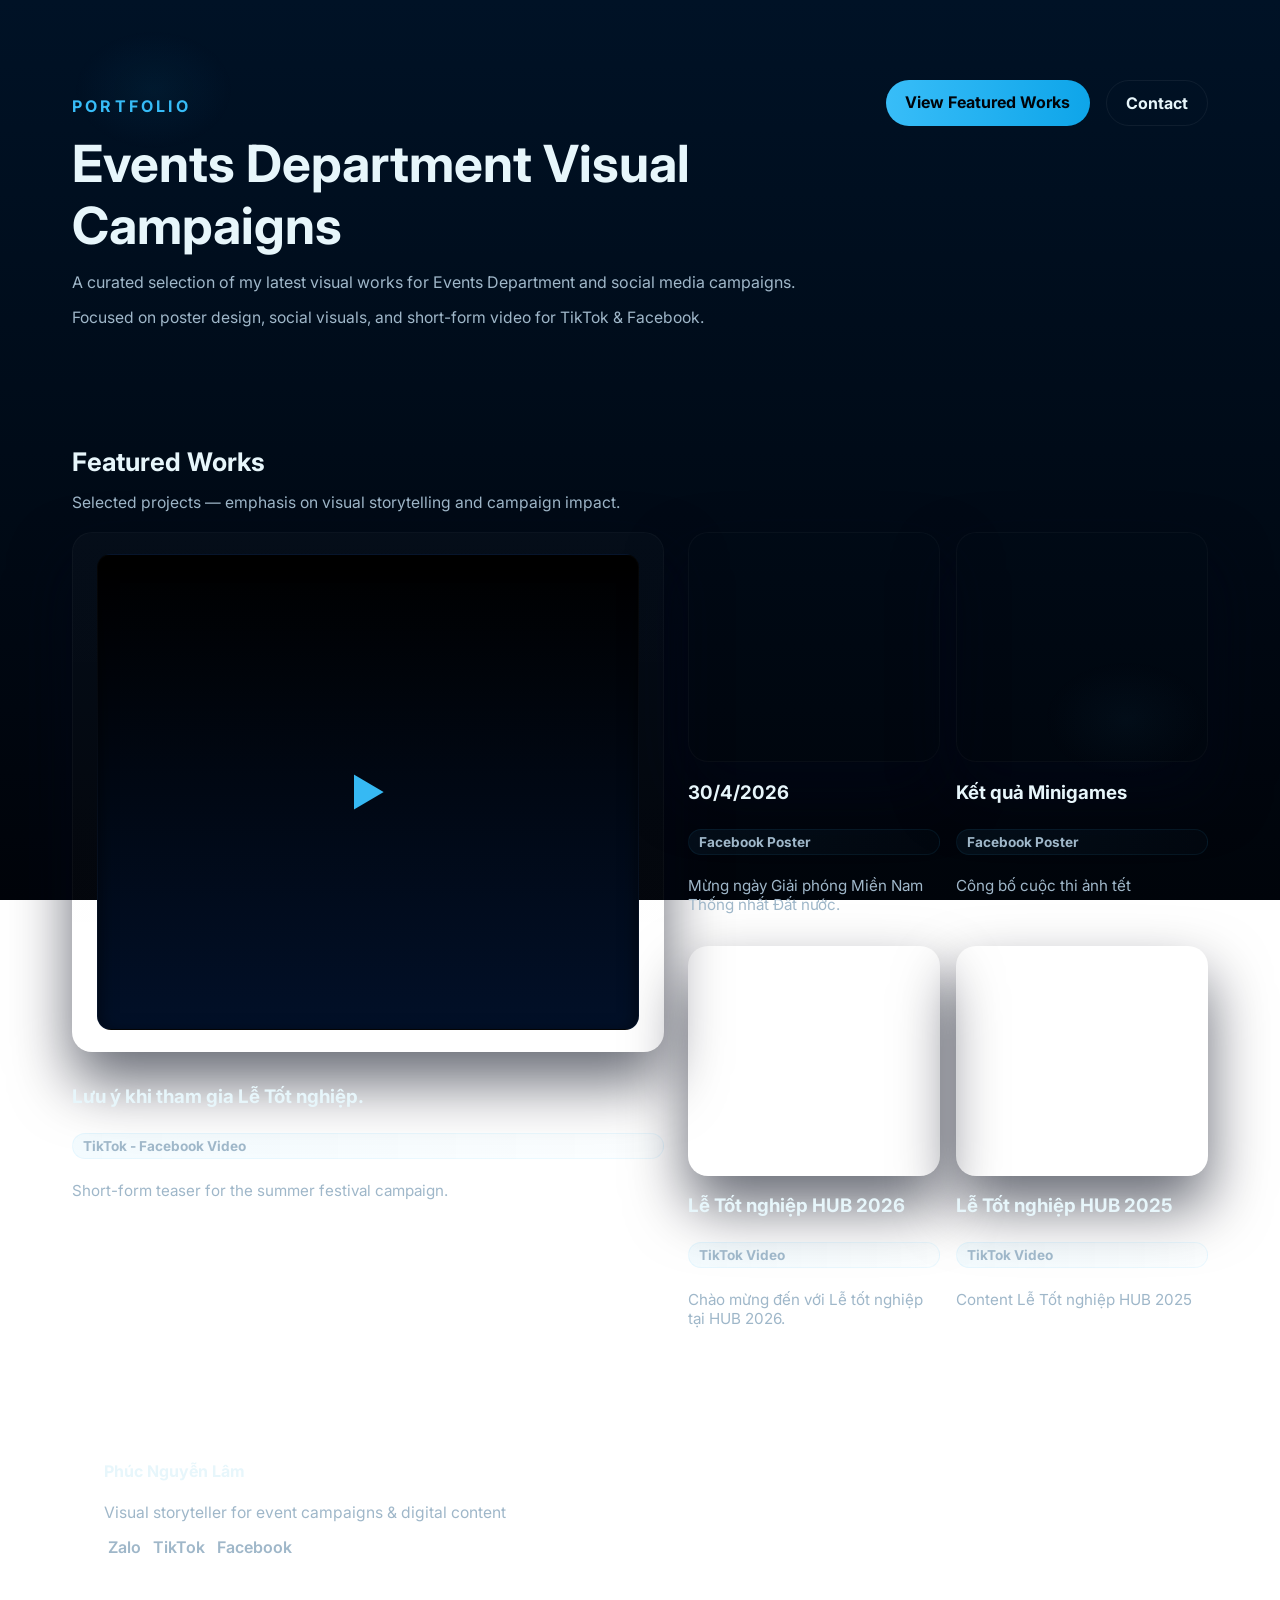
<file: event.html>
<!DOCTYPE html>
<html lang="en">
<head>
  <meta charset="utf-8" />
  <meta name="viewport" content="width=device-width,initial-scale=1" />
  <title>ED. Visual Campaigns</title>
  <meta name="description" content="A curated portfolio of visual campaigns for events: posters, social content, and short-form video." />
  <link rel="preconnect" href="https://fonts.googleapis.com">
  <link rel="preconnect" href="https://fonts.gstatic.com" crossorigin>
  <link href="https://fonts.googleapis.com/css2?family=Inter:wght@400;600;700;800&family=Poppins:wght@500;700&display=swap" rel="stylesheet">
  <link rel="stylesheet" href="event.css">
</head>
<body>
  <main class="shell">
    <header class="hero">
      <div class="hero-inner">
        <div class="hero-text">
          <p class="eyebrow">Portfolio</p>
          <h1>Events Department Visual Campaigns</h1>
          <p class="sub">A curated selection of my latest visual works for Events Department and social media campaigns.</p>
          <p class="muted">Focused on poster design, social visuals, and short-form video for TikTok & Facebook.</p>
        </div>
        <nav class="hero-links">
          <a href="#works" class="btn">View Featured Works</a>
          <a href="#contact" class="btn ghost">Contact</a>
        </nav>
      </div>
    </header>

    <section id="works" class="section works">
      <div class="section-head">
        <h2>Featured Works</h2>
        <p class="muted">Selected projects — emphasis on visual storytelling and campaign impact.</p>
      </div>

      <div class="works-grid">
        <article class="work-tiktok card">
          <div class="media media-video" role="button" tabindex="0" data-type="video" data-title="Festival Teaser" data-desc="TikTok Teaser — fast cuts, punchy LUT, event highlights">
            <div class="video-placeholder">
              <div class="play">▶</div>
            </div>
          </div>
          <div class="meta">
            <h3>Lưu ý khi tham gia Lễ Tốt nghiệp.</h3>
            <span class="chip">TikTok - Facebook Video</span>
            <p class="desc">Short-form teaser for the summer festival campaign.</p>
          </div>
        </article>

        <div class="posters-grid">
          <article class="poster card" data-type="image" data-title="Night Market" data-desc="Facebook Poster — neon palette, bold typography">
            <div class="media media-image" style="background-image:url('https://www.facebook.com/photo?fbid=1387517373403625&set=a.459915209497184')"></div>
            <div class="meta">
              <h3>30/4/2026</h3>
              <span class="chip">Facebook Poster</span>
              <p class="desc">Mừng ngày Giải phóng Miền Nam Thống nhất Đất nước.</p>
            </div>
          </article>

          <article class="poster card" data-type="image" data-title="Launch Gala" data-desc="Facebook Poster — elegant, premium treatment">
            <div class="media media-image" style="background-image:url('https://www.facebook.com/photo?fbid=1387517373403625&set=a.459915209497184')"></div>
            <div class="meta">
              <h3>Kết quả Minigames</h3>
              <span class="chip">Facebook Poster</span>
              <p class="desc">Công bố cuộc thi ảnh tết</p>
            </div>
          </article>

          <article class="poster card" data-type="image" data-title="Street Fair" data-desc="Facebook Poster — playful, colorful composition">
            <div class="media media-image" style="background-image:url('https://www.facebook.com/photo?fbid=1387517373403625&set=a.459915209497184')"></div>
            <div class="meta">
              <h3>Lễ Tốt nghiệp HUB 2026</h3>
              <span class="chip">TikTok Video</span>
              <p class="desc">Chào mừng đến với Lễ tốt nghiệp tại HUB 2026.</p>
            </div>
          </article>

          <article class="poster card" data-type="image" data-title="Design Summit" data-desc="Facebook Poster — editorial, bold typography">
            <div class="media media-image" style="background-image:url('https://www.facebook.com/photo?fbid=1387517373403625&set=a.459915209497184')"></div>
            <div class="meta">
              <h3>Lễ Tốt nghiệp HUB 2025</h3>
              <span class="chip">TikTok Video</span>
              <p class="desc">Content Lễ Tốt nghiệp HUB 2025</p>
            </div>
          </article>
        </div>
      </div>
    </section>

    <footer id="contact" class="footer">
      <div class="footer-inner">
        <div>
          <h4>Phúc Nguyễn Lâm</h4>
          <p class="muted">Visual storyteller for event campaigns & digital content</p>
        </div>
        <div class="links">
          <a href="https://zalo.me/0397237413" class="link">Zalo</a>
          <a href="https://www.tiktok.com/@phuccnguyennlaam" class="link">TikTok</a>
          <a href="https://www.facebook.com/phucnguyenlam1511207" class="link">Facebook</a>
        </div>
      </div>
    </footer>
  </main>

  <div id="modal" class="modal" aria-hidden="true">
    <div class="modal-inner" role="dialog" aria-modal="true" aria-labelledby="modal-title">
      <button id="modal-close" class="modal-close" aria-label="Close">✕</button>
      <div id="modal-body" class="modal-body"></div>
    </div>
  </div>

  <script>
    // Basic modal & animation JS
    const modal = document.getElementById('modal');
    const modalBody = document.getElementById('modal-body');
    const closeBtn = document.getElementById('modal-close');

    function openModal(type, title, desc, src) {
      modalBody.innerHTML = '';
      if (type === 'video') {
        const v = document.createElement('div');
        v.className = 'video-embed';
        v.innerHTML = '<div class="video-placeholder large"><div class="play">▶</div></div>';
        modalBody.appendChild(v);
      } else {
        const img = document.createElement('div');
        img.className = 'image-embed';
        img.style.backgroundImage = `url(${src})`;
        modalBody.appendChild(img);
      }
      modal.setAttribute('aria-hidden','false');
      modal.classList.add('open');
    }

    function closeModal() {
      modal.setAttribute('aria-hidden','true');
      modal.classList.remove('open');
      modalBody.innerHTML = '';
    }

    closeBtn.addEventListener('click', closeModal);
    modal.addEventListener('click', (e) => { if (e.target === modal) closeModal(); });

    document.querySelectorAll('[data-type]').forEach(el => {
      el.addEventListener('click', () => {
        const type = el.getAttribute('data-type');
        const title = el.getAttribute('data-title');
        const desc = el.getAttribute('data-desc');
        let src = '';
        const media = el.querySelector('.media');
        if (media && media.style && media.style.backgroundImage) src = media.style.backgroundImage.slice(5, -2);
        openModal(type, title, desc, src);
      });
      el.addEventListener('keydown', (e) => { if (e.key === 'Enter') el.click(); });
    });

    // Simple fade-in on scroll
    const io = new IntersectionObserver((entries) => {
      entries.forEach(entry => {
        if (entry.isIntersecting) entry.target.classList.add('reveal');
      });
    }, { threshold: 0.18 });

    document.querySelectorAll('.card, .section-head, .case-card').forEach(el => io.observe(el));
  </script>
</body>
</html>
</file>
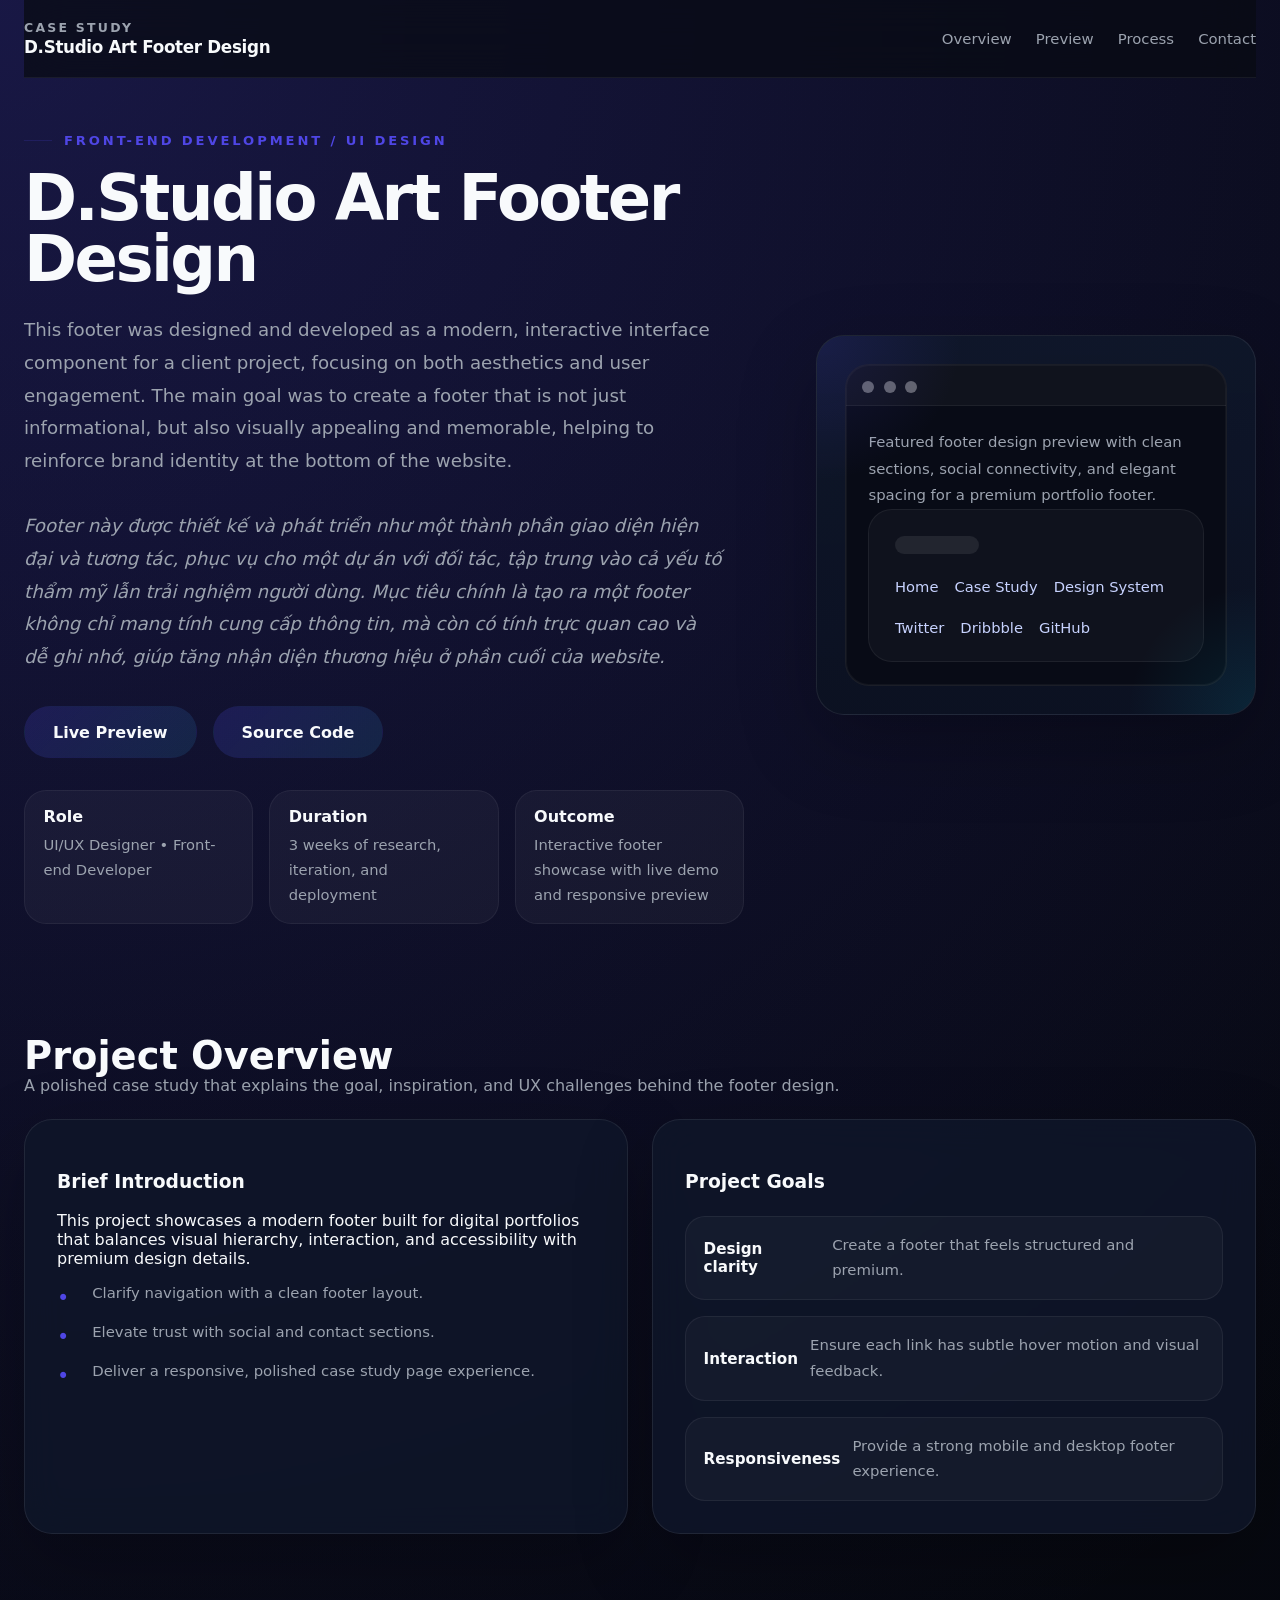
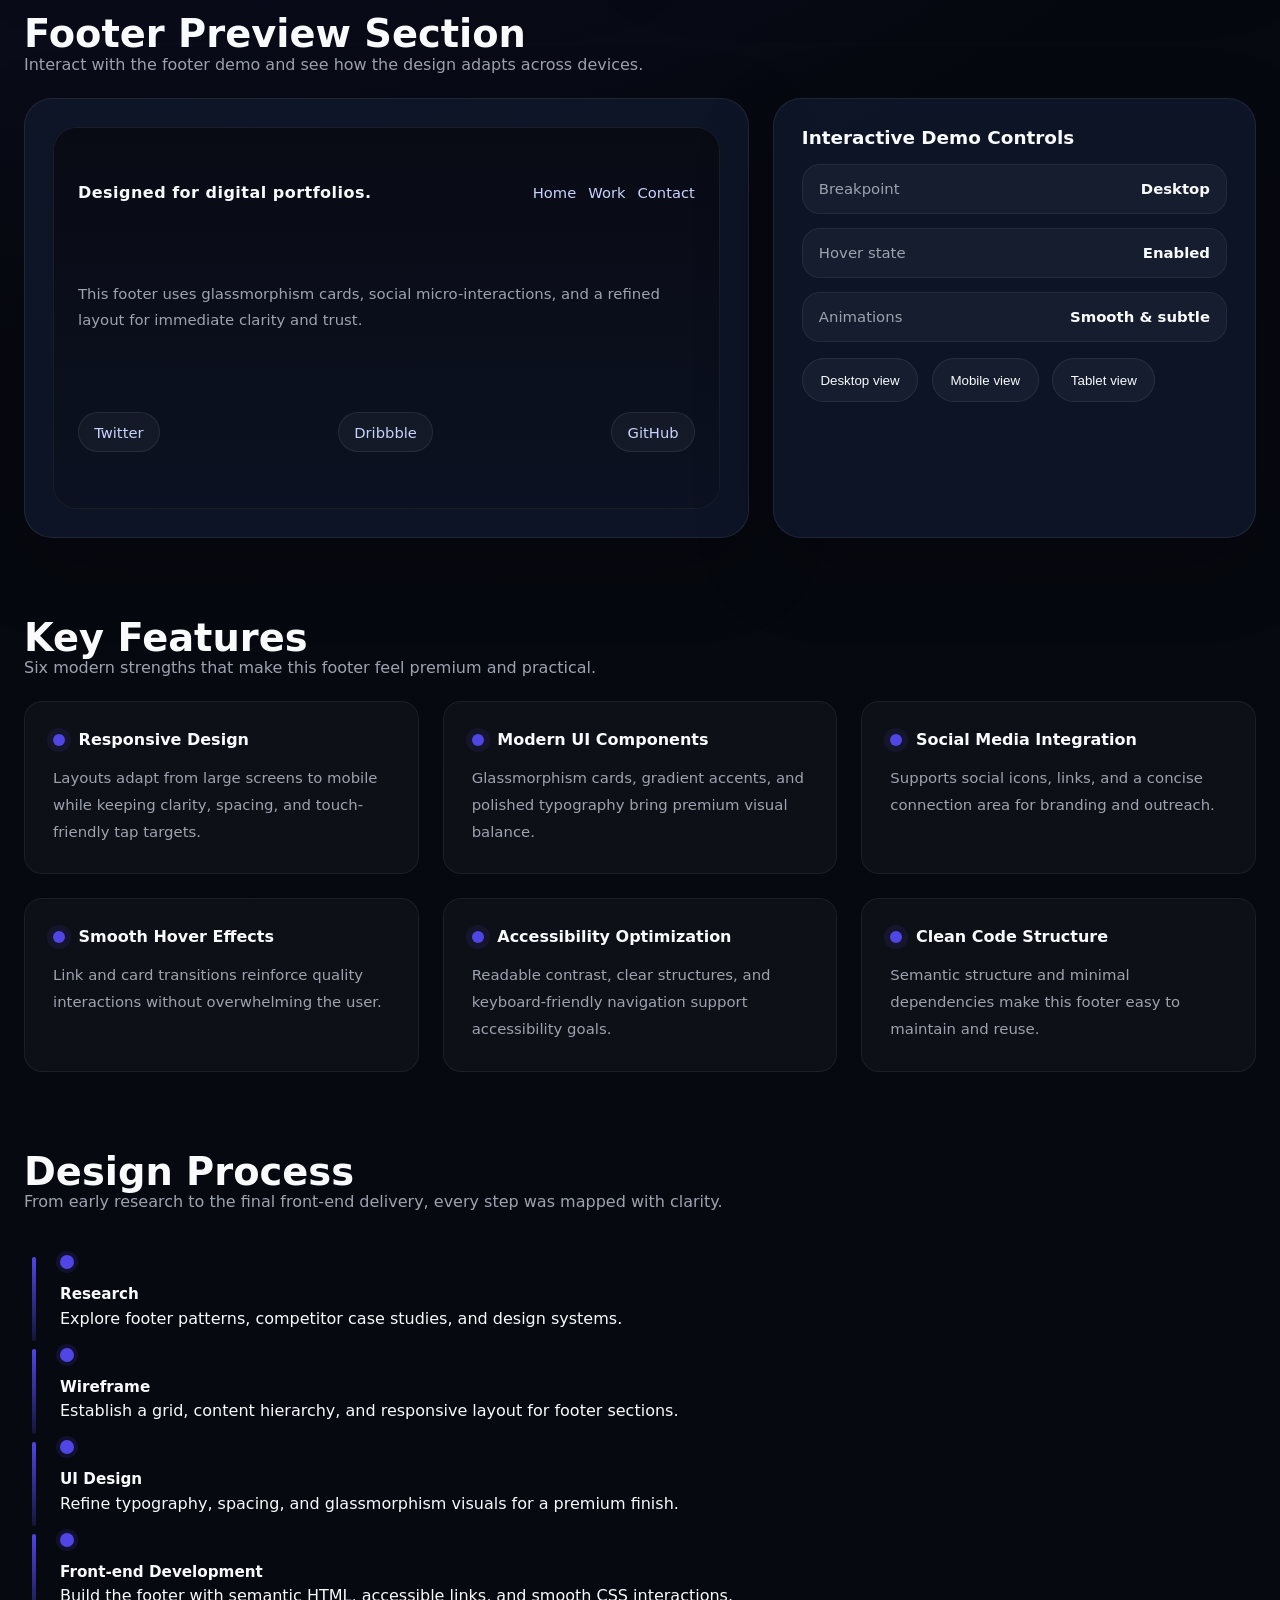
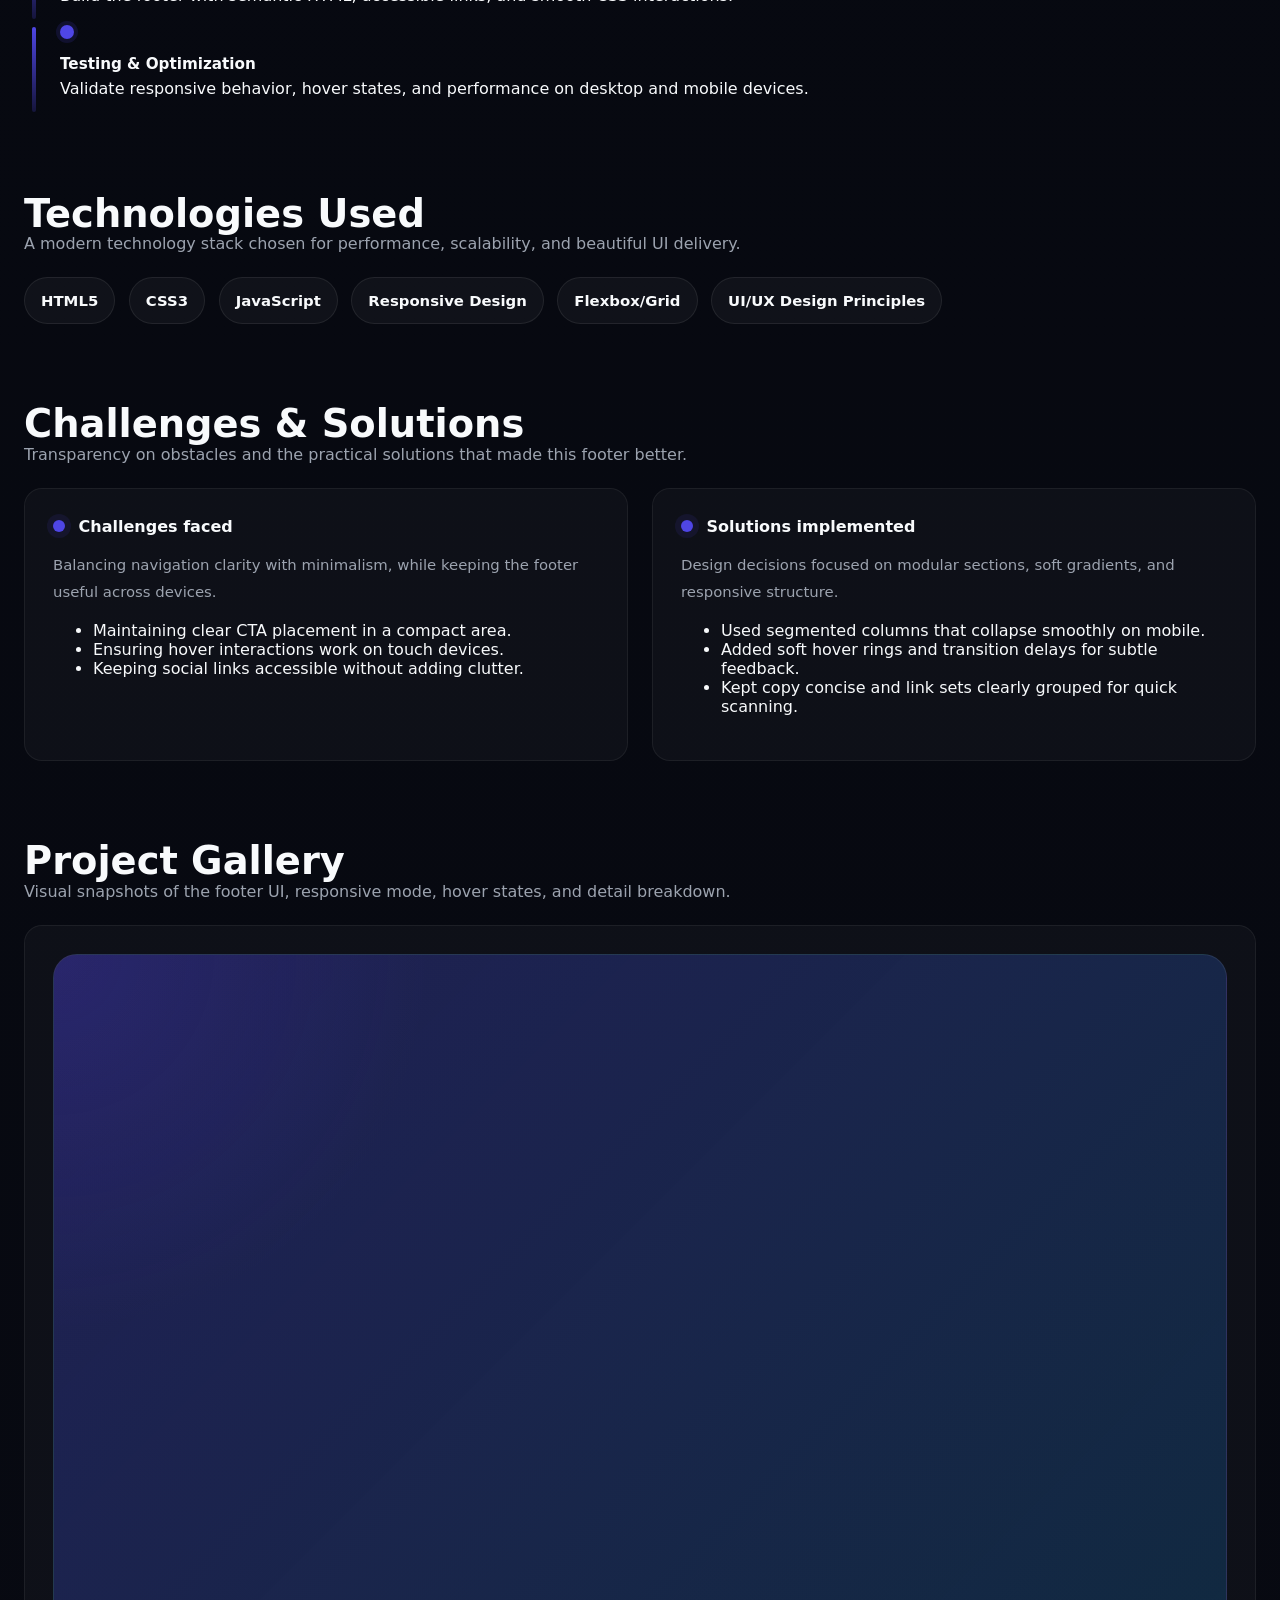
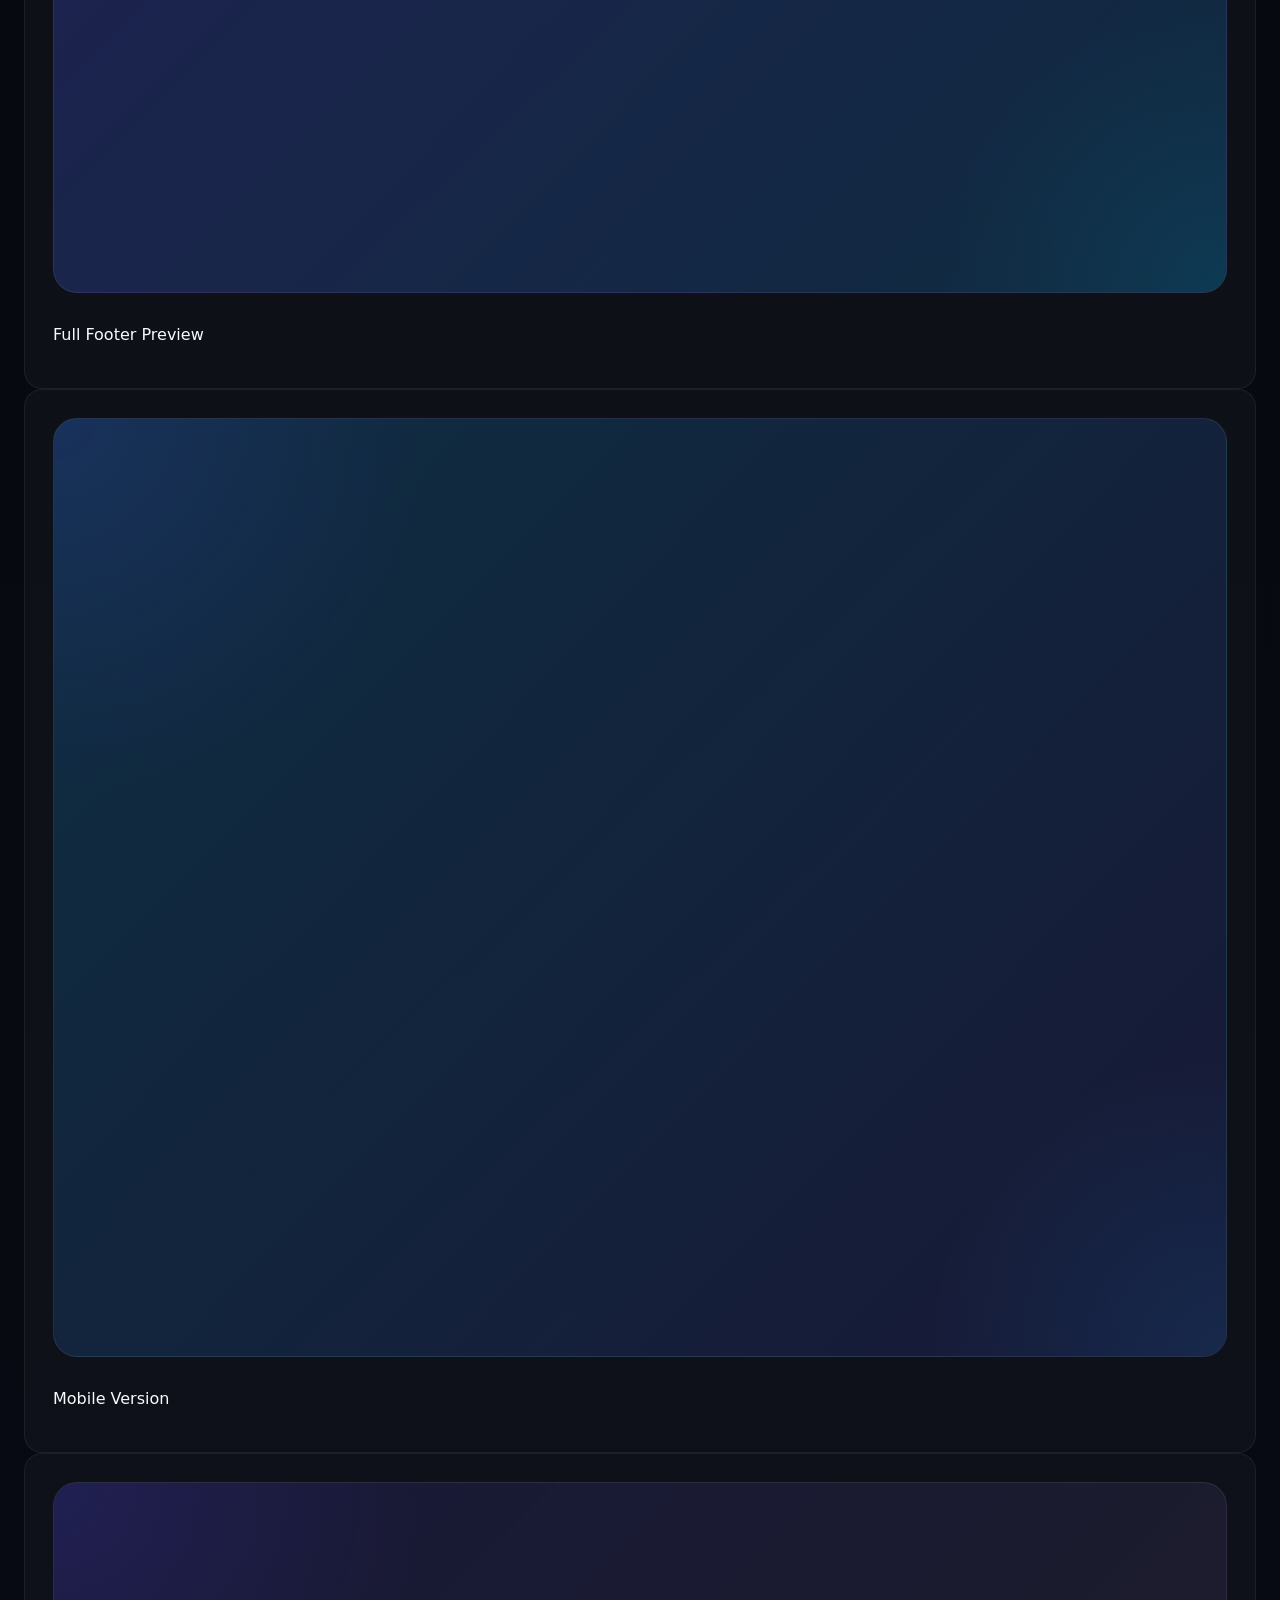
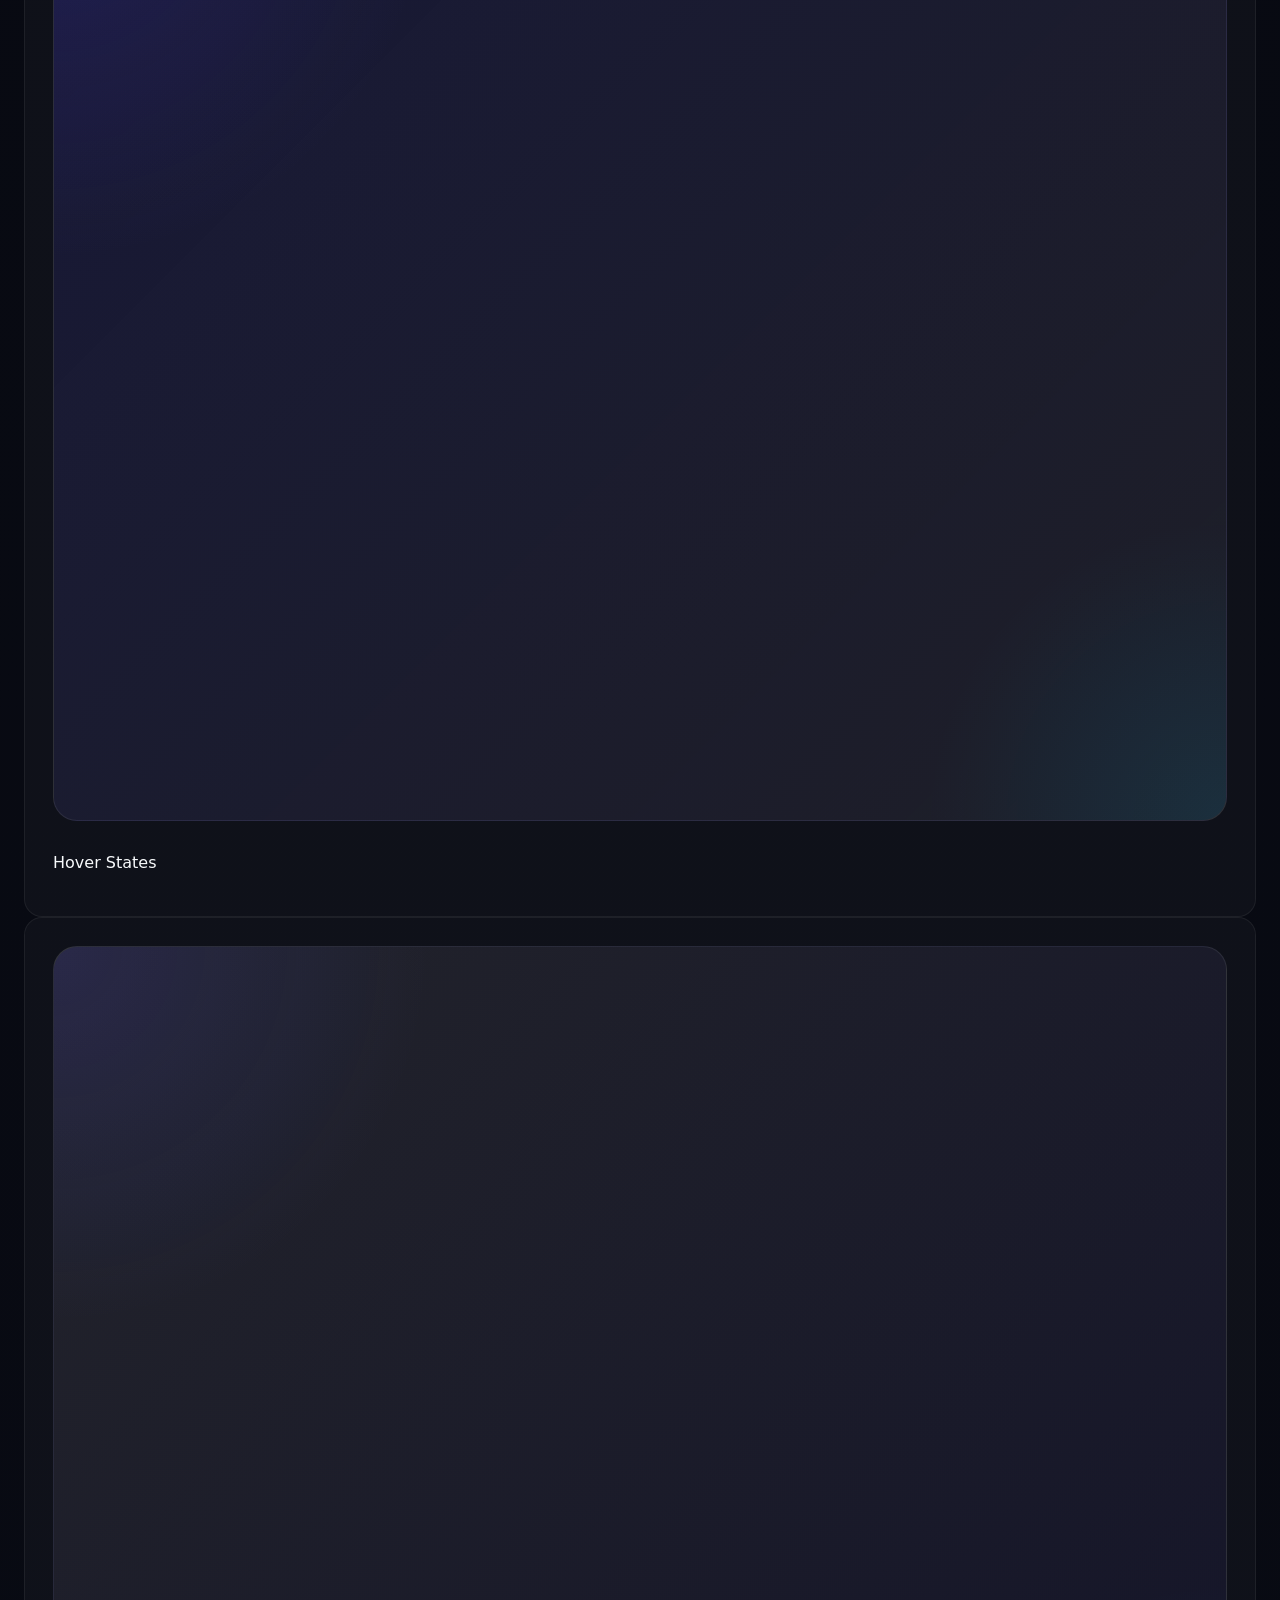
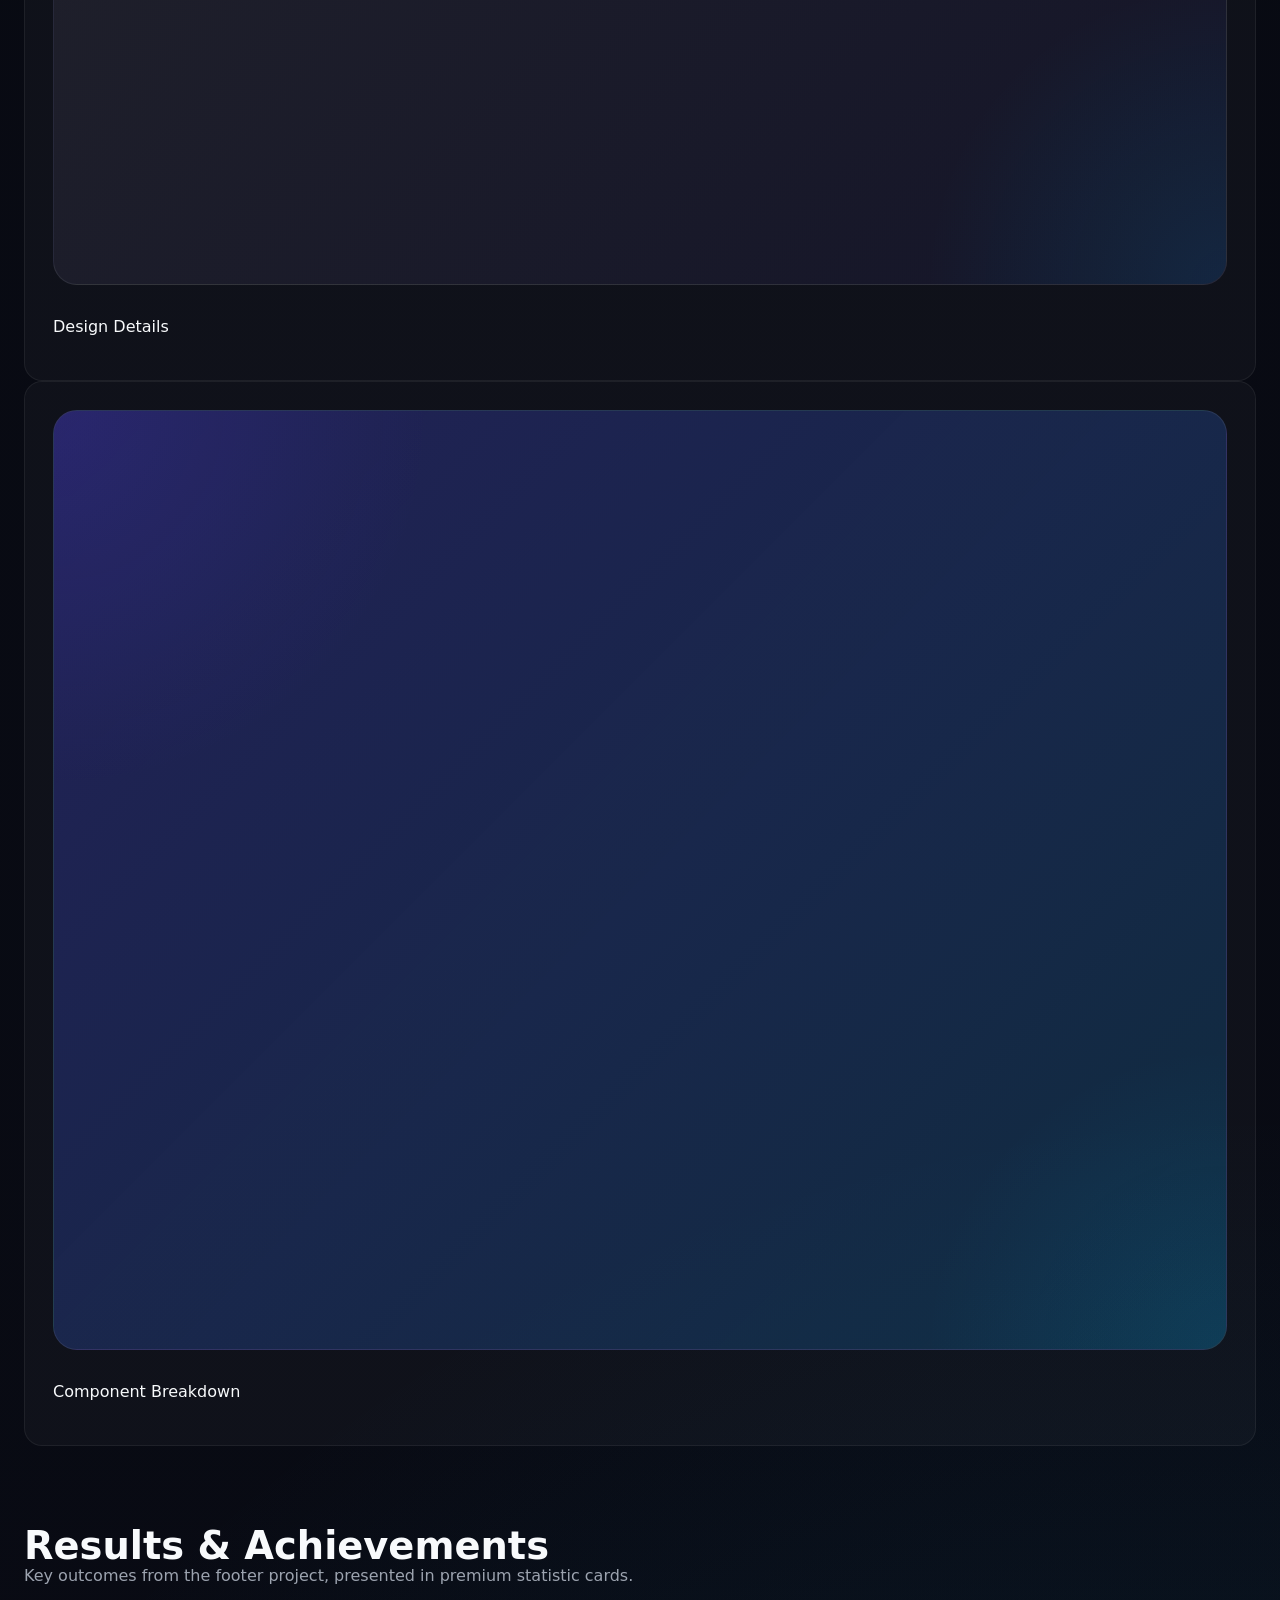
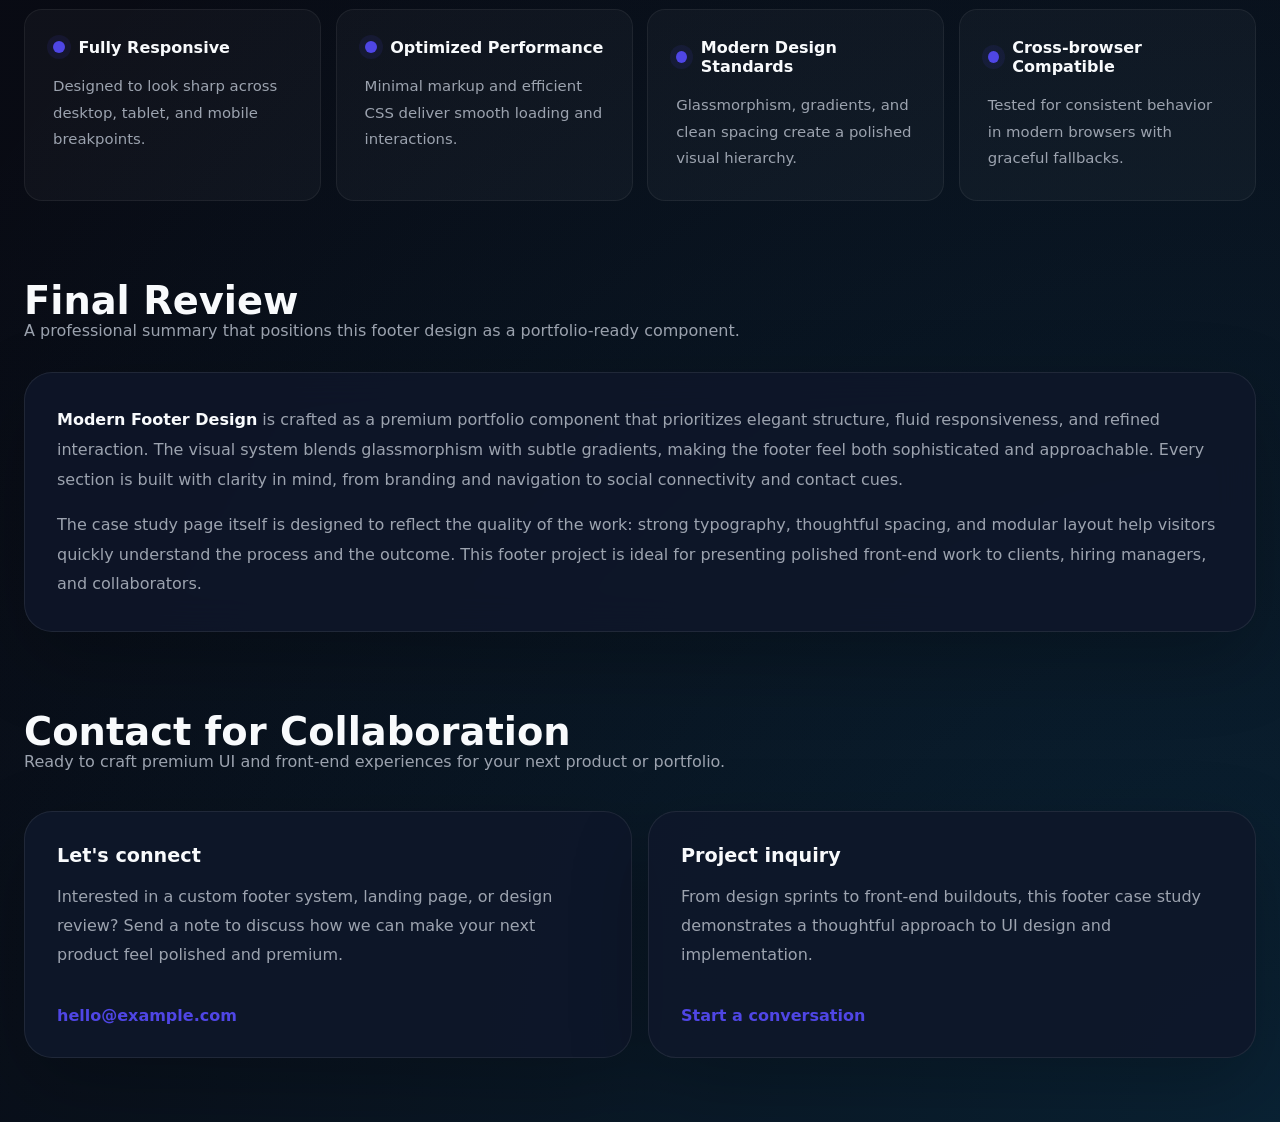
<file: footerdes.html>
<!DOCTYPE html>
<html lang="en">
<head>
  <meta charset="UTF-8" />
  <meta name="viewport" content="width=device-width, initial-scale=1.0" />
  <title>D.Studio Footer Design</title>
  <meta name="description" content="Premium case study for a modern footer design project, featuring an interactive demo, responsive showcase, and design process." />
  <link rel="stylesheet" href="footer.css" />  
</head>
<body>
  <div class="page-loader" id="pageLoader">
    <div class="loader-ring"></div>
  </div>
  <div class="page-shell">
    <div class="topbar animate-fade">
      <a class="brand" href="#hero">
        <span>Case Study</span>
        <h1>D.Studio Art Footer Design</h1>
      </a>
      <nav class="nav-links">
        <a href="#overview">Overview</a>
        <a href="#preview">Preview</a>
        <a href="#process">Process</a>
        <a href="#contact">Contact</a>
      </nav>
    </div>

    <section class="hero" id="hero">
      <div class="hero-copy animate-fade animate-delay-1">
        <div class="eyebrow">Front-end Development / UI Design</div>
        <h1 class="hero-title">D.Studio Art Footer Design</h1>
        <p>This footer was designed and developed as a modern, interactive interface component for a client project, focusing on both aesthetics and user engagement.

The main goal was to create a footer that is not just informational, but also visually appealing and memorable, helping to reinforce brand identity at the bottom of the website.</p>
        <p class="vietnamese">Footer này được thiết kế và phát triển như một thành phần giao diện hiện đại và tương tác, phục vụ cho một dự án với đối tác, tập trung vào cả yếu tố thẩm mỹ lẫn trải nghiệm người dùng.

Mục tiêu chính là tạo ra một footer không chỉ mang tính cung cấp thông tin, mà còn có tính trực quan cao và dễ ghi nhớ, giúp tăng nhận diện thương hiệu ở phần cuối của website.</p>
        <div class="hero-actions">
          <a class="button" href="#preview">Live Preview</a>
          <a class="button" href="#gallery">Source Code</a>
        </div>
        <div class="hero-meta">
          <div class="meta-block">
            <strong>Role</strong>
            <span>UI/UX Designer • Front-end Developer</span>
          </div>
          <div class="meta-block">
            <strong>Duration</strong>
            <span>3 weeks of research, iteration, and deployment</span>
          </div>
          <div class="meta-block">
            <strong>Outcome</strong>
            <span>Interactive footer showcase with live demo and responsive preview</span>
          </div>
        </div>
      </div>

      <div class="hero-visual animate-fade animate-delay-2 hover-panel">
        <div class="hero-screen">
          <div class="browser">
            <span class="browser-dot"></span>
            <span class="browser-dot"></span>
            <span class="browser-dot"></span>
          </div>
          <div class="hero-shot">
            <p>Featured footer design preview with clean sections, social connectivity, and elegant spacing for a premium portfolio footer.</p>
            <div class="footer-mock">
              <div class="bar"></div>
              <div class="link-row">
                <a href="#">Home</a>
                <a href="#">Case Study</a>
                <a href="#">Design System</a>
              </div>
              <div class="link-row">
                <a href="#">Twitter</a>
                <a href="#">Dribbble</a>
                <a href="#">GitHub</a>
              </div>
            </div>
          </div>
        </div>
      </div>
    </section>

    <section class="section" id="overview">
      <div class="section-title animate-fade animate-delay-3">
        <div>
          <h2>Project Overview</h2>
          <p>A polished case study that explains the goal, inspiration, and UX challenges behind the footer design.</p>
        </div>
      </div>
      <div class="grid-2">
        <div class="glass-card animate-fade animate-delay-4">
          <h3>Brief Introduction</h3>
          <p>This project showcases a modern footer built for digital portfolios that balances visual hierarchy, interaction, and accessibility with premium design details.</p>
          <ul class="overview-list">
            <li>Clarify navigation with a clean footer layout.</li>
            <li>Elevate trust with social and contact sections.</li>
            <li>Deliver a responsive, polished case study page experience.</li>
          </ul>
        </div>
        <div class="glass-card animate-fade animate-delay-4">
          <h3>Project Goals</h3>
          <div class="project-goal">
            <div class="goal-pill"><strong>Design clarity</strong><span>Create a footer that feels structured and premium.</span></div>
            <div class="goal-pill"><strong>Interaction</strong><span>Ensure each link has subtle hover motion and visual feedback.</span></div>
            <div class="goal-pill"><strong>Responsiveness</strong><span>Provide a strong mobile and desktop footer experience.</span></div>
          </div>
        </div>
      </div>
    </section>

    <section class="section" id="preview">
      <div class="section-title animate-fade">
        <div>
          <h2>Footer Preview Section</h2>
          <p>Interact with the footer demo and see how the design adapts across devices.</p>
        </div>
      </div>
      <div class="footer-demo">
        <div class="demo-panel animate-fade animate-delay-1">
          <div class="demo-frame" id="demoFrame">
            <div class="demo-screen" id="demoScreen">
              <div class="footer-row">
                <div>
                  <div class="footer-brand">Designed for digital portfolios.</div>
                </div>
                <div class="footer-links">
                  <a href="#">Home</a>
                  <a href="#">Work</a>
                  <a href="#">Contact</a>
                </div>
              </div>
              <div class="footer-row">
                <div class="footer-summary">
                  <p class="footer-copy">This footer uses glassmorphism cards, social micro-interactions, and a refined layout for immediate clarity and trust.</p>
                </div>
              </div>
              <div class="footer-row">
                <div class="social-pill">Twitter</div>
                <div class="social-pill">Dribbble</div>
                <div class="social-pill">GitHub</div>
              </div>
            </div>
          </div>
        </div>
        <div class="demo-inspector animate-fade animate-delay-2">
          <h3>Interactive Demo Controls</h3>
          <div class="inspector-grid">
            <div class="inspector-row"><span class="inspector-label">Breakpoint</span><strong id="breakpointLabel">Desktop</strong></div>
            <div class="inspector-row"><span class="inspector-label">Hover state</span><strong>Enabled</strong></div>
            <div class="inspector-row"><span class="inspector-label">Animations</span><strong>Smooth & subtle</strong></div>
          </div>
          <div class="controls">
            <button type="button" data-view="desktop">Desktop view</button>
            <button type="button" data-view="mobile">Mobile view</button>
            <button type="button" data-view="tablet">Tablet view</button>
          </div>
        </div>
      </div>
    </section>

    <section class="section">
      <div class="section-title animate-fade">
        <div>
          <h2>Key Features</h2>
          <p>Six modern strengths that make this footer feel premium and practical.</p>
        </div>
      </div>
      <div class="grid-3 animate-fade animate-delay-1">
        <div class="feature-card"><div class="feature-title">Responsive Design</div><p>Layouts adapt from large screens to mobile while keeping clarity, spacing, and touch-friendly tap targets.</p></div>
        <div class="feature-card"><div class="feature-title">Modern UI Components</div><p>Glassmorphism cards, gradient accents, and polished typography bring premium visual balance.</p></div>
        <div class="feature-card"><div class="feature-title">Social Media Integration</div><p>Supports social icons, links, and a concise connection area for branding and outreach.</p></div>
        <div class="feature-card"><div class="feature-title">Smooth Hover Effects</div><p>Link and card transitions reinforce quality interactions without overwhelming the user.</p></div>
        <div class="feature-card"><div class="feature-title">Accessibility Optimization</div><p>Readable contrast, clear structures, and keyboard-friendly navigation support accessibility goals.</p></div>
        <div class="feature-card"><div class="feature-title">Clean Code Structure</div><p>Semantic structure and minimal dependencies make this footer easy to maintain and reuse.</p></div>
      </div>
    </section>

    <section class="section" id="process">
      <div class="section-title animate-fade">
        <div>
          <h2>Design Process</h2>
          <p>From early research to the final front-end delivery, every step was mapped with clarity.</p>
        </div>
      </div>
      <div class="timeline animate-fade animate-delay-1">
        <div class="timeline-step"><div class="timeline-point"></div><div class="timeline-copy"><strong>Research</strong><span>Explore footer patterns, competitor case studies, and design systems.</span></div></div>
        <div class="timeline-step"><div class="timeline-point"></div><div class="timeline-copy"><strong>Wireframe</strong><span>Establish a grid, content hierarchy, and responsive layout for footer sections.</span></div></div>
        <div class="timeline-step"><div class="timeline-point"></div><div class="timeline-copy"><strong>UI Design</strong><span>Refine typography, spacing, and glassmorphism visuals for a premium finish.</span></div></div>
        <div class="timeline-step"><div class="timeline-point"></div><div class="timeline-copy"><strong>Front-end Development</strong><span>Build the footer with semantic HTML, accessible links, and smooth CSS interactions.</span></div></div>
        <div class="timeline-step"><div class="timeline-point"></div><div class="timeline-copy"><strong>Testing & Optimization</strong><span>Validate responsive behavior, hover states, and performance on desktop and mobile devices.</span></div></div>
      </div>
    </section>

    <section class="section">
      <div class="section-title animate-fade">
        <div>
          <h2>Technologies Used</h2>
          <p>A modern technology stack chosen for performance, scalability, and beautiful UI delivery.</p>
        </div>
      </div>
      <div class="tech-grid animate-fade animate-delay-2">
        <div class="tech-pill">HTML5</div>
        <div class="tech-pill">CSS3</div>
        <div class="tech-pill">JavaScript</div>
        <div class="tech-pill">Responsive Design</div>
        <div class="tech-pill">Flexbox/Grid</div>
        <div class="tech-pill">UI/UX Design Principles</div>
      </div>
    </section>

    <section class="section">
      <div class="section-title animate-fade">
        <div>
          <h2>Challenges & Solutions</h2>
          <p>Transparency on obstacles and the practical solutions that made this footer better.</p>
        </div>
      </div>
      <div class="grid-2 animate-fade animate-delay-3">
        <div class="challenge-card">
          <div class="challenge-title">Challenges faced</div>
          <p>Balancing navigation clarity with minimalism, while keeping the footer useful across devices.</p>
          <ul>
            <li>Maintaining clear CTA placement in a compact area.</li>
            <li>Ensuring hover interactions work on touch devices.</li>
            <li>Keeping social links accessible without adding clutter.</li>
          </ul>
        </div>
        <div class="challenge-card">
          <div class="challenge-title">Solutions implemented</div>
          <p>Design decisions focused on modular sections, soft gradients, and responsive structure.</p>
          <ul>
            <li>Used segmented columns that collapse smoothly on mobile.</li>
            <li>Added soft hover rings and transition delays for subtle feedback.</li>
            <li>Kept copy concise and link sets clearly grouped for quick scanning.</li>
          </ul>
        </div>
      </div>
    </section>

    <section class="section">
      <div class="section-title animate-fade">
        <div>
          <h2>Project Gallery</h2>
          <p>Visual snapshots of the footer UI, responsive mode, hover states, and detail breakdown.</p>
        </div>
      </div>
      <div class="gallery-grid animate-fade animate-delay-2">
        <div class="gallery-card"><div class="gallery-thumb snapshot-dark"></div><p>Full Footer Preview</p></div>
        <div class="gallery-card"><div class="gallery-thumb snapshot-mobile"></div><p>Mobile Version</p></div>
        <div class="gallery-card"><div class="gallery-thumb snapshot-hover"></div><p>Hover States</p></div>
        <div class="gallery-card"><div class="gallery-thumb snapshot-detail"></div><p>Design Details</p></div>
        <div class="gallery-card"><div class="gallery-thumb snapshot-dark"></div><p>Component Breakdown</p></div>
      </div>
    </section>

    <section class="section">
      <div class="section-title animate-fade">
        <div>
          <h2>Results & Achievements</h2>
          <p>Key outcomes from the footer project, presented in premium statistic cards.</p>
        </div>
      </div>
      <div class="result-grid grid-4 animate-fade animate-delay-3">
        <div class="result-card"><div class="result-title">Fully Responsive</div><p>Designed to look sharp across desktop, tablet, and mobile breakpoints.</p></div>
        <div class="result-card"><div class="result-title">Optimized Performance</div><p>Minimal markup and efficient CSS deliver smooth loading and interactions.</p></div>
        <div class="result-card"><div class="result-title">Modern Design Standards</div><p>Glassmorphism, gradients, and clean spacing create a polished visual hierarchy.</p></div>
        <div class="result-card"><div class="result-title">Cross-browser Compatible</div><p>Tested for consistent behavior in modern browsers with graceful fallbacks.</p></div>
      </div>
    </section>

    <section class="section">
      <div class="section-title animate-fade">
        <div>
          <h2>Final Review</h2>
          <p>A professional summary that positions this footer design as a portfolio-ready component.</p>
        </div>
      </div>
      <div class="glass-card animate-fade animate-delay-4 project-review">
        <p><strong>Modern Footer Design</strong> is crafted as a premium portfolio component that prioritizes elegant structure, fluid responsiveness, and refined interaction. The visual system blends glassmorphism with subtle gradients, making the footer feel both sophisticated and approachable. Every section is built with clarity in mind, from branding and navigation to social connectivity and contact cues.</p>
        <p>The case study page itself is designed to reflect the quality of the work: strong typography, thoughtful spacing, and modular layout help visitors quickly understand the process and the outcome. This footer project is ideal for presenting polished front-end work to clients, hiring managers, and collaborators.</p>
      </div>
    </section>

    <section class="section" id="contact">
      <div class="section-title animate-fade">
        <div>
          <h2>Contact for Collaboration</h2>
          <p>Ready to craft premium UI and front-end experiences for your next product or portfolio.</p>
        </div>
      </div>
      <div class="contact-footer animate-fade animate-delay-2">
        <div class="contact-box">
          <h3>Let's connect</h3>
          <p>Interested in a custom footer system, landing page, or design review? Send a note to discuss how we can make your next product feel polished and premium.</p>
          <a href="mailto:hello@example.com">hello@example.com</a>
        </div>
        <div class="contact-box">
          <h3>Project inquiry</h3>
          <p>From design sprints to front-end buildouts, this footer case study demonstrates a thoughtful approach to UI design and implementation.</p>
          <a href="#hero">Start a conversation</a>
        </div>
      </div>
    </section>
  </div>

  <script>
    document.addEventListener('DOMContentLoaded', () => {
      const loader = document.getElementById('pageLoader');
      setTimeout(() => loader.classList.add('hidden'), 800);

      const viewButtons = document.querySelectorAll('[data-view]');
      const breakpointLabel = document.getElementById('breakpointLabel');
      const demoScreen = document.getElementById('demoScreen');

      const viewStyles = {
        desktop: { width: '100%', minHeight: '380px', label: 'Desktop' },
        tablet: { width: '100%', minHeight: '320px', label: 'Tablet' },
        mobile: { width: '100%', minHeight: '500px', label: 'Mobile' }
      };

      viewButtons.forEach(button => {
        button.addEventListener('click', () => {
          const view = button.dataset.view;
          const style = viewStyles[view];
          demoScreen.style.minHeight = style.minHeight;
          breakpointLabel.textContent = style.label;
        });
      });

      const revealElements = document.querySelectorAll('.animate-fade');
      const observer = new IntersectionObserver((entries) => {
        entries.forEach(entry => {
          if (entry.isIntersecting) {
            entry.target.style.animationPlayState = 'running';
          }
        });
      }, { threshold: 0.15 });

      revealElements.forEach(el => observer.observe(el));
    });
  </script>
</body>
</html>
</file>
<file: event.css>
:root{
  --bg-1: #001226; /* deep navy */
  --bg-2: #00040a; /* near-black */
  --surface: rgba(255,255,255,0.03);
  --muted: #9fb7c9;
  --accent: #38bdf8; /* sky blue */
  --accent-2: #0ea5e9; /* vivid cyan */
  --text: #e7f6fb;
  --radius:20px;
  --gap:1.25rem;
  --shadow: 0 30px 60px rgba(2,6,23,0.6);
}

*{box-sizing:border-box}
html,body{height:100%}
body{
  margin:0;
  font-family: Inter, Poppins, system-ui, -apple-system, 'Segoe UI', Roboto, 'Helvetica Neue', Arial;
  background: linear-gradient(180deg,var(--bg-1) 0%, var(--bg-2) 100%);
  color:var(--text);
  -webkit-font-smoothing:antialiased;
  -moz-osx-font-smoothing:grayscale;
  background-attachment: fixed;
}

body::before{
  content:'';
  position:fixed;inset:0;pointer-events:none;
  background: radial-gradient(800px 600px at 12% 10%, rgba(14,165,233,0.06), transparent 10%),
              radial-gradient(700px 500px at 88% 80%, rgba(56,189,248,0.04), transparent 12%);
}

.shell{max-width:1200px;margin:0 auto;padding:2rem}

.hero{padding:3rem 0;display:flex;align-items:center;justify-content:space-between}
.hero-inner{display:flex;gap:2rem;align-items:flex-start;justify-content:space-between;width:100%}
.hero-text{max-width:780px}
.eyebrow{color:var(--accent);letter-spacing:0.2em;text-transform:uppercase;font-weight:700}
.hero h1{font-size:clamp(2rem,4vw,3.4rem);margin:0 0 .5rem}
.sub{color:var(--muted);margin-bottom:.5rem}
.muted{color:var(--muted);font-size:0.98rem}

.hero-links{display:flex;gap:1rem}
.btn{display:inline-block;padding:.75rem 1.2rem;border-radius:999px;color:var(--bg-2);text-decoration:none;font-weight:700;background:linear-gradient(90deg,var(--accent),var(--accent-2))}
.btn.ghost{background:transparent;border:1px solid rgba(255,255,255,0.06);color:var(--text)}

.section{margin-top:3.5rem}
.section-head h2{font-size:1.6rem;margin:0}
.works-grid{display:grid;grid-template-columns:1fr 520px;gap:1.5rem;align-items:start;margin-top:1.25rem}

/* TikTok video card */
.work-tiktok{display:flex;flex-direction:column;gap:.9rem}
.media{border-radius:var(--radius);overflow:hidden;background:linear-gradient(180deg,rgba(255,255,255,0.02),rgba(255,255,255,0.01));box-shadow:var(--shadow);border:1px solid rgba(255,255,255,0.03)}
.media-video{height:520px;display:grid;place-items:center}
.video-placeholder{position:relative;display:grid;place-items:center;width:92%;height:92%;background:linear-gradient(180deg,#000000, #021028);border-radius:14px;box-shadow:inset 0 6px 18px rgba(0,0,0,0.6);border:1px solid rgba(255,255,255,0.02)}
.play{font-size:2.4rem;color:var(--accent);opacity:0.98}

.meta{display:flex;flex-direction:column;gap:.4rem}
.chip{display:inline-block;background:linear-gradient(90deg, rgba(56,189,248,0.06), rgba(56,189,248,0.02));padding:.25rem .6rem;border-radius:999px;font-weight:700;color:var(--muted);font-size:.85rem;border:1px solid rgba(56,189,248,0.08)}
.desc{color:var(--muted);font-size:.95rem}

.posters-grid{display:grid;grid-template-columns:1fr 1fr;gap:1rem}
.poster .media-image{height:230px;background-size:cover;background-position:center}
.poster .media-image.small{height:120px}

.card{transition:transform .28s ease, box-shadow .28s ease}
.card:hover{transform:translateY(-8px);box-shadow:0 40px 90px rgba(2,6,23,0.75)}

.case{margin-top:3.5rem}
.case-grid{display:grid;grid-template-columns:repeat(3,1fr);gap:1rem}
.case-card{display:flex;gap:1rem;align-items:center;padding:1rem}
.case-media{width:110px;height:110px;background-size:cover;background-position:center;border-radius:12px;border:1px solid rgba(14,165,233,0.06)}
.case-meta h3{margin:0}

.footer{margin-top:4rem;padding:2rem;border-top:1px solid rgba(255,255,255,0.03);display:flex;align-items:center;justify-content:space-between}
.footer a{color:var(--muted);text-decoration:none}

/* Modal */
.modal{position:fixed;inset:0;display:grid;place-items:center;background:rgba(0,0,0,0.6);visibility:hidden;opacity:0;transition:opacity .28s ease, visibility .28s}
.modal.open{visibility:visible;opacity:1}
.modal-inner{background:linear-gradient(180deg,rgba(2,6,23,0.98),rgba(0,6,19,0.96));padding:1.5rem;border-radius:12px;min-width:320px;max-width:95%;max-height:88vh;overflow:auto;border:1px solid rgba(14,165,233,0.04)}
.modal-close{background:transparent;border:none;color:var(--muted);font-size:1.2rem;position:absolute;top:18px;right:20px}
.image-embed{width:min(900px,88vw);height:calc(min(900px,88vw) * 0.56);background-size:cover;background-position:center;border-radius:10px;border:1px solid rgba(14,165,233,0.04)}
.video-embed .video-placeholder.large{height:60vh}

/* reveal */
.card, .section-head, .case-card{opacity:0;transform:translateY(18px);transition:opacity .8s ease, transform .8s ease}
.card.reveal, .section-head.reveal, .case-card.reveal{opacity:1;transform:none}

@media (max-width:1100px){
  .works-grid{grid-template-columns:1fr;}
  .media-video{height:420px}
  .posters-grid{grid-template-columns:1fr 1fr}
}

@media (max-width:720px){
  .hero{padding:2rem 0}
  .works-grid{grid-template-columns:1fr;gap:1rem}
  .media-video{height:300px}
  .poster .media-image{height:180px}
  .case-grid{grid-template-columns:1fr}
}
.link {
    color: var(--accent);
    text-decoration: none;
    font-weight: 600;
    position: relative;
    transition: color 0.3s ease;
    &:hover {
        color: var(--accent-2);
    }
    padding: 1%;
}
</file>
<file: footer.css>
:root {
    color-scheme: dark;
    --bg: #090b14;
    --surface: rgba(17, 24, 39, 0.82);
    --surface-strong: rgba(12, 18, 34, 0.96);
    --surface-border: rgba(255, 255, 255, 0.08);
    --text: #f8fafc;
    --muted: #9ca3af;
    --accent: #4f46e5;
    --accent-soft: rgba(79, 70, 229, 0.18);
    --success: #34d399;
    --shadow: 0 28px 80px rgba(0, 0, 0, 0.24);
    --radius: 28px;
    --radius-sm: 18px;
    --radius-xs: 12px;
    --ff-display: "Inter", "Plus Jakarta Sans", system-ui, sans-serif;
    --ff-body: "Inter", system-ui, sans-serif;
    --fz-xs: 0.82rem;
    --fz-sm: 0.93rem;
    --fz-md: 1rem;
    --fz-lg: 1.14rem;
    --fz-xl: 1.55rem;
    --fz-2xl: 2.25rem;
    --fz-3xl: 3.1rem;
    --space: 1.25rem;
    --space-lg: 2.25rem;
    --space-xl: 3.5rem;
    scroll-behavior: smooth;
}

* {
    box-sizing: border-box;
}

*::selection {
    background: rgba(79, 70, 229, 0.28);
    color: var(--text);
}

html, body {
    margin: 0;
    min-height: 100%;
    font-family: var(--ff-body);
    background: radial-gradient(circle at top left, rgba(79, 70, 229, 0.25), transparent 18%),
                radial-gradient(circle at bottom right, rgba(14, 165, 233, 0.15), transparent 15%),
                linear-gradient(180deg, #06080f 0%, #090b14 100%);
    color: var(--text);
}

body {
    overflow-x: hidden;
}

.page-loader {
    position: fixed;
    inset: 0;
    display: grid;
    place-items: center;
    background: #06080f;
    z-index: 9999;
    opacity: 1;
    transition: opacity 0.6s ease, visibility 0.6s ease;
}

.page-loader.hidden {
    opacity: 0;
    visibility: hidden;
}

.loader-ring {
    width: 80px;
    height: 80px;
    border-radius: 50%;
    border: 6px solid rgba(255,255,255,0.08);
    border-top-color: var(--accent);
    animation: spin 1.3s linear infinite;
    position: relative;
}

.loader-ring::after {
    content: "";
    position: absolute;
    inset: 18px;
    border-radius: 50%;
    background: rgba(255,255,255,0.04);
}

@keyframes spin {
    to { transform: rotate(360deg); }
}

.page-shell {
    position: relative;
    z-index: 1;
    padding: 0 1.5rem 4rem;
    max-width: 1300px;
    margin: 0 auto;
}

.topbar {
    position: sticky;
    top: 0;
    z-index: 50;
    display: flex;
    align-items: center;
    justify-content: space-between;
    gap: 1rem;
    padding: 1.25rem 0;
    backdrop-filter: blur(20px);
    background: rgba(9, 11, 20, 0.74);
    border-bottom: 1px solid rgba(255,255,255,0.06);
}

.brand {
    display: inline-flex;
    flex-direction: column;
    gap: 0.15rem;
    text-decoration: none;
    color: var(--text);
}

.brand span {
    font-size: 0.78rem;
    color: var(--muted);
    letter-spacing: 0.18em;
    text-transform: uppercase;
    font-weight: 700;
}

.brand h1 {
    margin: 0;
    font-size: 1.05rem;
    letter-spacing: -0.02em;
    font-weight: 700;
}

.nav-links {
    display: flex;
    gap: 1.5rem;
    flex-wrap: wrap;
    align-items: center;
}

.nav-links a {
    font-size: var(--fz-sm);
    color: var(--muted);
    text-decoration: none;
    transition: color 0.2s ease;
}

.nav-links a:hover {
    color: var(--text);
}

.hero {
    display: grid;
    grid-template-columns: minmax(0, 1fr) 440px;
    gap: 3rem;
    align-items: center;
    padding: 3rem 0 2rem;
}

.hero-copy {
    max-width: 720px;
}

.eyebrow {
    display: inline-flex;
    align-items: center;
    gap: 0.75rem;
    margin-bottom: 1.25rem;
    color: var(--accent);
    font-size: 0.82rem;
    text-transform: uppercase;
    letter-spacing: 0.22em;
    font-weight: 700;
}

.eyebrow::before {
    content: "";
    width: 28px;
    height: 1px;
    background: var(--accent-soft);
    display: inline-block;
}

.hero-title {
    margin: 0;
    font-size: clamp(3rem, 5vw, 4.5rem);
    line-height: 0.95;
    letter-spacing: -0.04em;
}

.hero-copy p {
    max-width: 700px;
    font-size: var(--fz-lg);
    color: var(--muted);
    line-height: 1.8;
    margin: 1.5rem 0 2rem;
}

.hero-actions {
    display: flex;
    flex-wrap: wrap;
    gap: 1rem;
}

.button {
    display: inline-flex;
    align-items: center;
    justify-content: center;
    min-height: 52px;
    padding: 0 1.75rem;
    border-radius: 999px;
    border: 1px solid transparent;
    background: linear-gradient(135deg, rgba(79, 70, 229, 0.2), rgba(56, 189, 248, 0.12));
    color: var(--text);
    font-weight: 700;
    text-decoration: none;
    transition: transform 0.25s ease, background 0.25s ease, border-color 0.25s ease;
}

.button:hover {
    transform: translateY(-2px);
    border-color: rgba(79, 70, 229, 0.4);
    background: linear-gradient(135deg, rgba(79, 70, 229, 0.28), rgba(56, 189, 248, 0.16));
}

.hero-visual {
    position: relative;
    display: grid;
    place-items: center;
    border-radius: var(--radius);
    background: linear-gradient(180deg, rgba(15, 23, 42, 0.92), rgba(12, 18, 34, 0.96));
    border: 1px solid rgba(255,255,255,0.08);
    box-shadow: var(--shadow);
    padding: 1.75rem;
    overflow: hidden;
}

.hero-visual::before {
    content: "";
    position: absolute;
    inset: 0;
    background: radial-gradient(circle at top left, rgba(79, 70, 229, 0.16), transparent 25%),
                radial-gradient(circle at bottom right, rgba(6, 182, 212, 0.12), transparent 22%);
    pointer-events: none;
}

.hero-screen {
    width: 100%;
    border-radius: 24px;
    overflow: hidden;
    border: 1px solid rgba(255,255,255,0.08);
    background: #080b16;
    box-shadow: inset 0 0 0 1px rgba(255,255,255,0.04);
}

.hero-screen .browser {
    display: flex;
    align-items: center;
    gap: 0.6rem;
    padding: 1rem 1rem 0.75rem;
    background: rgba(255,255,255,0.03);
    border-bottom: 1px solid rgba(255,255,255,0.06);
}

.browser-dot {
    width: 12px;
    height: 12px;
    border-radius: 50%;
    background: rgba(255,255,255,0.35);
}

.hero-shot {
    padding: 1.4rem;
}

.hero-shot p {
    margin: 0;
    color: var(--muted);
    line-height: 1.8;
    font-size: var(--fz-sm);
}

.hero-shot .footer-mock {
    display: grid;
    gap: 1.5rem;
    background: rgba(255,255,255,0.03);
    padding: 1.6rem;
    border-radius: 24px;
    border: 1px solid rgba(255,255,255,0.06);
    overflow: hidden;
}

.footer-mock .bar {
    height: 18px;
    width: 84px;
    border-radius: 999px;
    background: rgba(255,255,255,0.08);
}

.footer-mock .link-row {
    display: flex;
    gap: 1rem;
    flex-wrap: wrap;
}

.footer-mock a {
    color: #c7d2fe;
    text-decoration: none;
    font-size: 0.92rem;
}

.section {
    margin-top: 5rem;
}

.section-title {
    display: flex;
    justify-content: space-between;
    align-items: baseline;
    gap: 1rem;
    flex-wrap: wrap;
    margin-bottom: 1.5rem;
}

.section-title h2 {
    margin: 0;
    font-size: clamp(2rem, 3vw, 2.8rem);
    line-height: 1.05;
}

.section-title p {
    margin: 0;
    color: var(--muted);
}

.glass-card {
    background: rgba(15, 23, 42, 0.82);
    border: 1px solid rgba(255,255,255,0.08);
    backdrop-filter: blur(18px);
    border-radius: var(--radius);
    box-shadow: var(--shadow);
    padding: 2rem;
    overflow: hidden;
}

.grid-2,
.grid-3,
.grid-4 {
    display: grid;
    gap: 1.5rem;
}

.grid-2 { grid-template-columns: repeat(2, minmax(0, 1fr)); }
.grid-3 { grid-template-columns: repeat(3, minmax(0, 1fr)); }
.grid-4 { grid-template-columns: repeat(4, minmax(0, 1fr)); }

.overview-list,
.feature-list,
.process-list,
.challenge-list,
.result-grid {
    list-style: none;
    margin: 0;
    padding: 0;
    display: grid;
    gap: 0.9rem;
}

.overview-list li,
.feature-card,
.challenge-card,
.result-card,
.gallery-card,
.tech-pill {
    border-radius: 18px;
}

.overview-list li {
    display: grid;
    grid-template-columns: 1.2rem auto;
    gap: 1rem;
    align-items: flex-start;
    color: var(--muted);
    font-size: var(--fz-sm);
}

.overview-list li::before {
    content: "•";
    color: var(--accent);
    font-size: 1.3rem;
    line-height: 1;
    margin-top: 0.25rem;
}

.feature-card,
.challenge-card,
.result-card,
.gallery-card {
    background: rgba(255,255,255,0.03);
    border: 1px solid rgba(255,255,255,0.06);
    padding: 1.75rem;
    transition: transform 0.25s ease, border-color 0.25s ease, background 0.25s ease;
}

.feature-card:hover,
.challenge-card:hover,
.result-card:hover,
.gallery-card:hover {
    transform: translateY(-4px);
    border-color: rgba(79, 70, 229, 0.3);
    background: rgba(255,255,255,0.06);
}

.feature-title,
.challenge-title,
.result-title {
    display: flex;
    align-items: center;
    gap: 0.85rem;
    margin-bottom: 1rem;
    font-weight: 700;
}

.feature-title::before,
.challenge-title::before,
.result-title::before {
    content: "";
    width: 12px;
    height: 12px;
    border-radius: 50%;
    background: var(--accent);
    box-shadow: 0 0 0 6px rgba(79, 70, 229, 0.1);
}

.feature-card p,
.challenge-card p,
.result-card p,
.gallery-copy {
    margin: 0;
    color: var(--muted);
    line-height: 1.8;
    font-size: var(--fz-sm);
}

.timeline {
    display: grid;
    gap: 1rem;
    padding: 1rem 0;
}

.timeline-step {
    display: grid;
    grid-template-columns: 1.25rem minmax(0, 1fr);
    gap: 1rem;
    align-items: flex-start;
}

.timeline-step::before {
    content: "";
    grid-row: 1 / span 2;
    width: 4px;
    background: linear-gradient(180deg, var(--accent), rgba(79, 70, 229, 0.2));
    border-radius: 999px;
    margin-top: 0.35rem;
    height: calc(100% + 0.5rem);
    justify-self: center;
}

.timeline-point {
    width: 14px;
    height: 14px;
    border-radius: 50%;
    background: var(--accent);
    margin-top: 0.25rem;
    box-shadow: 0 0 0 4px rgba(79, 70, 229, 0.14);
    z-index: 1;
}

.timeline-copy {
    display: grid;
    gap: 0.35rem;
}

.timeline-copy strong {
    color: var(--text);
    font-size: 0.95rem;
}

.tech-grid {
    display: flex;
    flex-wrap: wrap;
    gap: 0.85rem;
    margin-top: 1rem;
}

.tech-pill {
    display: inline-flex;
    align-items: center;
    gap: 0.55rem;
    padding: 0.85rem 1rem;
    background: rgba(255,255,255,0.04);
    border: 1px solid rgba(255,255,255,0.08);
    color: var(--text);
    font-size: var(--fz-sm);
    font-weight: 600;
    border-radius: 999px;
    transition: background 0.25s ease;
}

.tech-pill:hover {
    background: rgba(79, 70, 229, 0.16);
}

.gallery-grid {
    grid-template-columns: repeat(3, minmax(0, 1fr));
}

.gallery-card {
    display: grid;
    gap: 1rem;
}

.gallery-thumb {
    width: 100%;
    aspect-ratio: 5 / 4;
    border-radius: 24px;
    background: linear-gradient(180deg, rgba(15,23,42,0.92) 0%, rgba(12,18,34,0.98) 100%);
    border: 1px solid rgba(255,255,255,0.08);
    position: relative;
    overflow: hidden;
}

.gallery-thumb::after {
    content: "";
    position: absolute;
    inset: 0;
    background: radial-gradient(circle at top left, rgba(79, 70, 229, 0.16), transparent 25%),
                radial-gradient(circle at bottom right, rgba(14, 165, 233, 0.12), transparent 20%);
    pointer-events: none;
}

.gallery-copy {
    min-height: 3.5rem;
}

.footer-demo {
    display: grid;
    grid-template-columns: 1.2fr 0.8fr;
    gap: 1.5rem;
    margin-top: 1.5rem;
}

.demo-panel,
.demo-inspector {
    background: rgba(15, 23, 42, 0.9);
    border: 1px solid rgba(255,255,255,0.08);
    border-radius: var(--radius);
    padding: 1.75rem;
    box-shadow: var(--shadow);
}

.demo-panel {
    display: grid;
    gap: 1rem;
}

.demo-frame {
    background: #070a14;
    border-radius: 24px;
    border: 1px solid rgba(255,255,255,0.08);
    overflow: hidden;
    position: relative;
    min-height: 380px;
}

.demo-screen {
    display: grid;
    grid-template-columns: 1fr;
    gap: 1rem;
    padding: 1.5rem;
    min-height: 380px;
    background: linear-gradient(180deg, rgba(9, 11, 20, 0.9), rgba(12, 18, 34, 0.96));
}

.demo-footer {
    display: grid;
    gap: 1rem;
    padding: 1.5rem;
    background: rgba(15,23,42,0.96);
    border-radius: 24px;
    border: 1px solid rgba(255,255,255,0.08);
}

.footer-row {
    display: flex;
    align-items: center;
    justify-content: space-between;
    flex-wrap: wrap;
    gap: 1rem;
}

.footer-brand {
    font-weight: 700;
    letter-spacing: 0.03em;
}

.footer-links {
    display: flex;
    flex-wrap: wrap;
    gap: 0.75rem;
}

.footer-links a,
.social-pill {
    color: #c7d2fe;
    text-decoration: none;
    font-size: 0.92rem;
}

.social-pill {
    display: inline-flex;
    align-items: center;
    gap: 0.5rem;
    padding: 0.65rem 0.95rem;
    border-radius: 999px;
    background: rgba(255,255,255,0.04);
    border: 1px solid rgba(255,255,255,0.08);
}

.footer-summary {
    display: grid;
    gap: 0.75rem;
}

.footer-summary p {
    margin: 0;
    color: var(--muted);
    font-size: var(--fz-sm);
    line-height: 1.75;
}

.demo-inspector h3 {
    margin: 0 0 1rem;
    font-size: 1.15rem;
}

.inspector-grid {
    display: grid;
    gap: 0.85rem;
}

.inspector-row {
    display: flex;
    justify-content: space-between;
    gap: 0.75rem;
    align-items: center;
    padding: 0.95rem 1rem;
    border-radius: 18px;
    background: rgba(255,255,255,0.04);
    border: 1px solid rgba(255,255,255,0.06);
    color: var(--text);
    font-size: var(--fz-sm);
}

.inspector-label {
    color: var(--muted);
}

.stats-row {
    display: grid;
    grid-template-columns: repeat(2, minmax(0, 1fr));
    gap: 1rem;
}

.contact-panel {
    display: grid;
    grid-template-columns: 1fr 1fr;
    gap: 1.5rem;
    margin-top: 1.5rem;
}

.contact-card {
    background: rgba(15, 23, 42, 0.9);
    border: 1px solid rgba(255,255,255,0.08);
    border-radius: var(--radius);
    padding: 1.75rem;
    box-shadow: var(--shadow);
    transition: transform 0.25s ease;
}

.contact-card:hover {
    transform: translateY(-4px);
}

.contact-card h3 {
    margin-top: 0;
    margin-bottom: 0.75rem;
    font-size: 1.2rem;
}

.contact-card p {
    color: var(--muted);
    line-height: 1.8;
}

.contact-card a {
    color: var(--accent);
    text-decoration: none;
    font-weight: 700;
}

.footer-cta {
    margin-top: 2rem;
    padding: 2rem;
    border-radius: var(--radius);
    background: rgba(15, 23, 42, 0.92);
    border: 1px solid rgba(255,255,255,0.08);
    display: grid;
    gap: 1rem;
    text-align: center;
}

.footer-cta h2 {
    margin: 0;
    font-size: clamp(1.75rem, 2.8vw, 2.4rem);
}

.footer-cta p {
    margin: 0;
    color: var(--muted);
    line-height: 1.8;
}

.footer-cta .button {
    justify-self: center;
}

.footer-credit {
    margin-top: 1.5rem;
    text-align: center;
    color: var(--muted);
    font-size: 0.9rem;
}

.glow-band {
    position: absolute;
    inset: 0;
    pointer-events: none;
    opacity: 0.7;
    background: radial-gradient(circle at 10% 10%, rgba(79, 70, 229, 0.18), transparent 22%),
                radial-gradient(circle at 85% 20%, rgba(14, 165, 233, 0.12), transparent 18%);
    z-index: -1;
}

.animate-fade {
    opacity: 0;
    transform: translateY(24px);
    animation: reveal 0.9s ease forwards;
}

.animate-delay-1 { animation-delay: 0.15s; }
.animate-delay-2 { animation-delay: 0.25s; }
.animate-delay-3 { animation-delay: 0.35s; }
.animate-delay-4 { animation-delay: 0.45s; }

@keyframes reveal {
    to {
    opacity: 1;
    transform: translateY(0);
    }
}

.hover-panel {
    position: relative;
    cursor: pointer;
    overflow: hidden;
}

.hover-panel::after {
    content: "";
    position: absolute;
    inset: 0;
    background: linear-gradient(120deg, transparent, rgba(255,255,255,0.08), transparent);
    opacity: 0;
    transition: opacity 0.4s ease;
}

.hover-panel:hover::after {
    opacity: 1;
}

.footer-grid {
    display: grid;
    grid-template-columns: 1fr 1fr;
    gap: 1.5rem;
    margin-top: 2rem;
}

.footer-panel {
    background: rgba(15, 23, 42, 0.92);
    border: 1px solid rgba(255,255,255,0.08);
    border-radius: var(--radius);
    padding: 1.75rem;
    box-shadow: var(--shadow);
}

.footer-panel h3 {
    margin-top: 0;
    font-size: 1.1rem;
}

.footer-panel p {
    color: var(--muted);
    line-height: 1.75;
    margin-bottom: 1rem;
}

.footer-panel ul {
    list-style: none;
    margin: 0;
    padding: 0;
    display: grid;
    gap: 0.85rem;
}

.footer-panel li {
    display: flex;
    align-items: center;
    gap: 0.75rem;
    color: var(--text);
}

.footer-panel li::before {
    content: "→";
    color: var(--accent);
    font-weight: 700;
}

.footer-panel small {
    color: var(--muted);
}

.controls {
    display: flex;
    flex-wrap: wrap;
    gap: 0.85rem;
    margin-top: 1rem;
}

.controls button {
    border: 1px solid rgba(255,255,255,0.08);
    background: rgba(255,255,255,0.04);
    color: var(--text);
    border-radius: 999px;
    padding: 0.85rem 1.1rem;
    cursor: pointer;
    transition: transform 0.2s ease, background 0.25s ease;
}

.controls button:hover {
    transform: translateY(-2px);
    background: rgba(79, 70, 229, 0.16);
}

.footer-preview {
    display: grid;
    gap: 1rem;
    padding: 1.25rem;
    border-radius: 22px;
    background: rgba(255,255,255,0.03);
    border: 1px solid rgba(255,255,255,0.06);
}

.footer-preview .footer-row {
    flex-wrap: wrap;
}

.footer-preview .footer-brand,
.footer-preview .footer-links,
.footer-preview .footer-summary {
    margin: 0;
}

.footer-preview .footer-links {
    gap: 0.8rem;
}

.footer-preview a {
    color: #e0e7ff;
    text-decoration: none;
}

.footer-preview .footer-copy {
    color: var(--muted);
    font-size: var(--fz-sm);
    line-height: 1.75;
}

.feature-tag {
    font-size: 0.8rem;
    font-weight: 700;
    letter-spacing: 0.14em;
    text-transform: uppercase;
    color: var(--accent);
}

.hero-copy .badge {
    display: inline-flex;
    align-items: center;
    gap: 0.6rem;
    padding: 0.75rem 1rem;
    border-radius: 999px;
    background: rgba(79, 70, 229, 0.14);
    color: #c7d2fe;
    font-size: 0.82rem;
    line-height: 1;
    letter-spacing: 0.12em;
    border: 1px solid rgba(79, 70, 229, 0.16);
}

.hero-copy .badge span {
    display: inline-flex;
    align-items: center;
    justify-content: center;
    width: 8px;
    height: 8px;
    border-radius: 50%;
    background: var(--accent);
}

.hero-copy .hero-meta {
    margin-top: 2rem;
    display: grid;
    grid-template-columns: repeat(3, minmax(0, 1fr));
    gap: 1rem;
}

.hero-meta .meta-block {
    background: rgba(255,255,255,0.04);
    border: 1px solid rgba(255,255,255,0.06);
    border-radius: 22px;
    padding: 1rem 1.15rem;
}

.hero-meta strong {
    display: block;
    font-size: 1rem;
    color: var(--text);
    margin-bottom: 0.35rem;
}

.hero-meta span {
    color: var(--muted);
    font-size: 0.92rem;
    line-height: 1.7;
}

.project-stats {
    display: grid;
    grid-template-columns: repeat(2, minmax(0, 1fr));
    gap: 1rem;
}

.stat-pill {
    padding: 1rem 1.2rem;
    background: rgba(255,255,255,0.03);
    border: 1px solid rgba(255,255,255,0.06);
    border-radius: 20px;
    display: grid;
    gap: 0.5rem;
}

.stat-pill strong {
    font-size: 1.1rem;
    color: var(--text);
}

.stat-pill span {
    color: var(--muted);
    font-size: 0.9rem;
}

.gallery-preview {
    display: flex;
    flex-wrap: wrap;
    gap: 1rem;
}

.gallery-preview .tile {
    flex: 1 1 240px;
    min-height: 170px;
    border-radius: 22px;
    background: rgba(255,255,255,0.04);
    border: 1px solid rgba(255,255,255,0.06);
    position: relative;
}

.gallery-preview .tile::after {
    content: "";
    position: absolute;
    inset: 0;
    background: linear-gradient(180deg, rgba(255,255,255,0.05), transparent 70%);
    pointer-events: none;
}

.gallery-preview .tile p {
    position: absolute;
    bottom: 1rem;
    left: 1rem;
    margin: 0;
    color: #e0e7ff;
    font-weight: 700;
    z-index: 1;
}

.snapshot-dark {
    background: linear-gradient(135deg, rgba(79, 70, 229, 0.3), rgba(14, 165, 233, 0.18));
}

.snapshot-mobile {
    background: linear-gradient(135deg, rgba(14, 165, 233, 0.2), rgba(79, 70, 229, 0.15));
}

.snapshot-hover {
    background: linear-gradient(135deg, rgba(79, 70, 229, 0.15), rgba(255,255,255,0.06));
}

.snapshot-detail {
    background: linear-gradient(135deg, rgba(255,255,255,0.08), rgba(79, 70, 229, 0.08));
}

.project-goal {
    display: grid;
    gap: 1rem;
    margin-top: 1.5rem;
}

.goal-pill {
    display: flex;
    align-items: center;
    gap: 0.75rem;
    padding: 1rem 1.1rem;
    background: rgba(255,255,255,0.03);
    border: 1px solid rgba(255,255,255,0.06);
    border-radius: 20px;
}

.goal-pill strong {
    color: var(--text);
    font-size: 0.95rem;
}

.goal-pill span {
    color: var(--muted);
    font-size: var(--fz-sm);
    line-height: 1.7;
}

.project-review {
    display: grid;
    gap: 1rem;
    margin-top: 2rem;
}

.project-review p {
    margin: 0;
    color: var(--muted);
    line-height: 1.85;
}

.project-review strong {
    color: var(--text);
}

.contact-footer {
    margin-top: 2.5rem;
    display: flex;
    gap: 1rem;
    flex-wrap: wrap;
}

.contact-box {
    flex: 1 1 300px;
    background: rgba(15, 23, 42, 0.92);
    border: 1px solid rgba(255,255,255,0.08);
    border-radius: var(--radius);
    padding: 2rem;
    box-shadow: var(--shadow);
}

.contact-box h3 {
    margin-top: 0;
    margin-bottom: 0.85rem;
    font-size: 1.2rem;
}

.contact-box p {
    color: var(--muted);
    line-height: 1.8;
}

.contact-box a {
    display: inline-flex;
    margin-top: 1.25rem;
    color: var(--accent);
    text-decoration: none;
    font-weight: 700;
}

.contact-box a:hover {
    text-decoration: underline;
}

.footer-shell {
    margin-top: 4rem;
    padding: 2rem 0 1rem;
    text-align: center;
    color: var(--muted);
    font-size: 0.92rem;
}

.footer-shell a {
    color: var(--accent);
    text-decoration: none;
}

.footer-shell a:hover {
    text-decoration: underline;
}

@media (max-width: 980px) {
    .hero {
    grid-template-columns: 1fr;
    }

    .demo-panel,
    .demo-inspector,
    .grid-4,
    .gallery-grid,
    .stats-row,
    .project-stats,
    .contact-panel,
    .footer-grid {
    grid-template-columns: 1fr;
    }

    .hero-meta {
    grid-template-columns: 1fr;
    }

    .footer-demo {
    grid-template-columns: 1fr;
    }
}

@media (max-width: 680px) {
    .topbar {
    flex-direction: column;
    align-items: flex-start;
    }

    .nav-links {
    width: 100%;
    justify-content: flex-start;
    }

    .hero-copy {
    padding-top: 1rem;
    }

    .hero-actions {
    width: 100%;
    }

    .button {
    width: 100%;
    justify-content: center;
    }

    .feature-list,
    .overview-list,
    .challenge-list,
    .tech-grid {
    gap: 1rem;
    }

    .gallery-preview {
    flex-direction: column;
    }
}
.vietnamese {
    font-style: italic;
}
</file>
